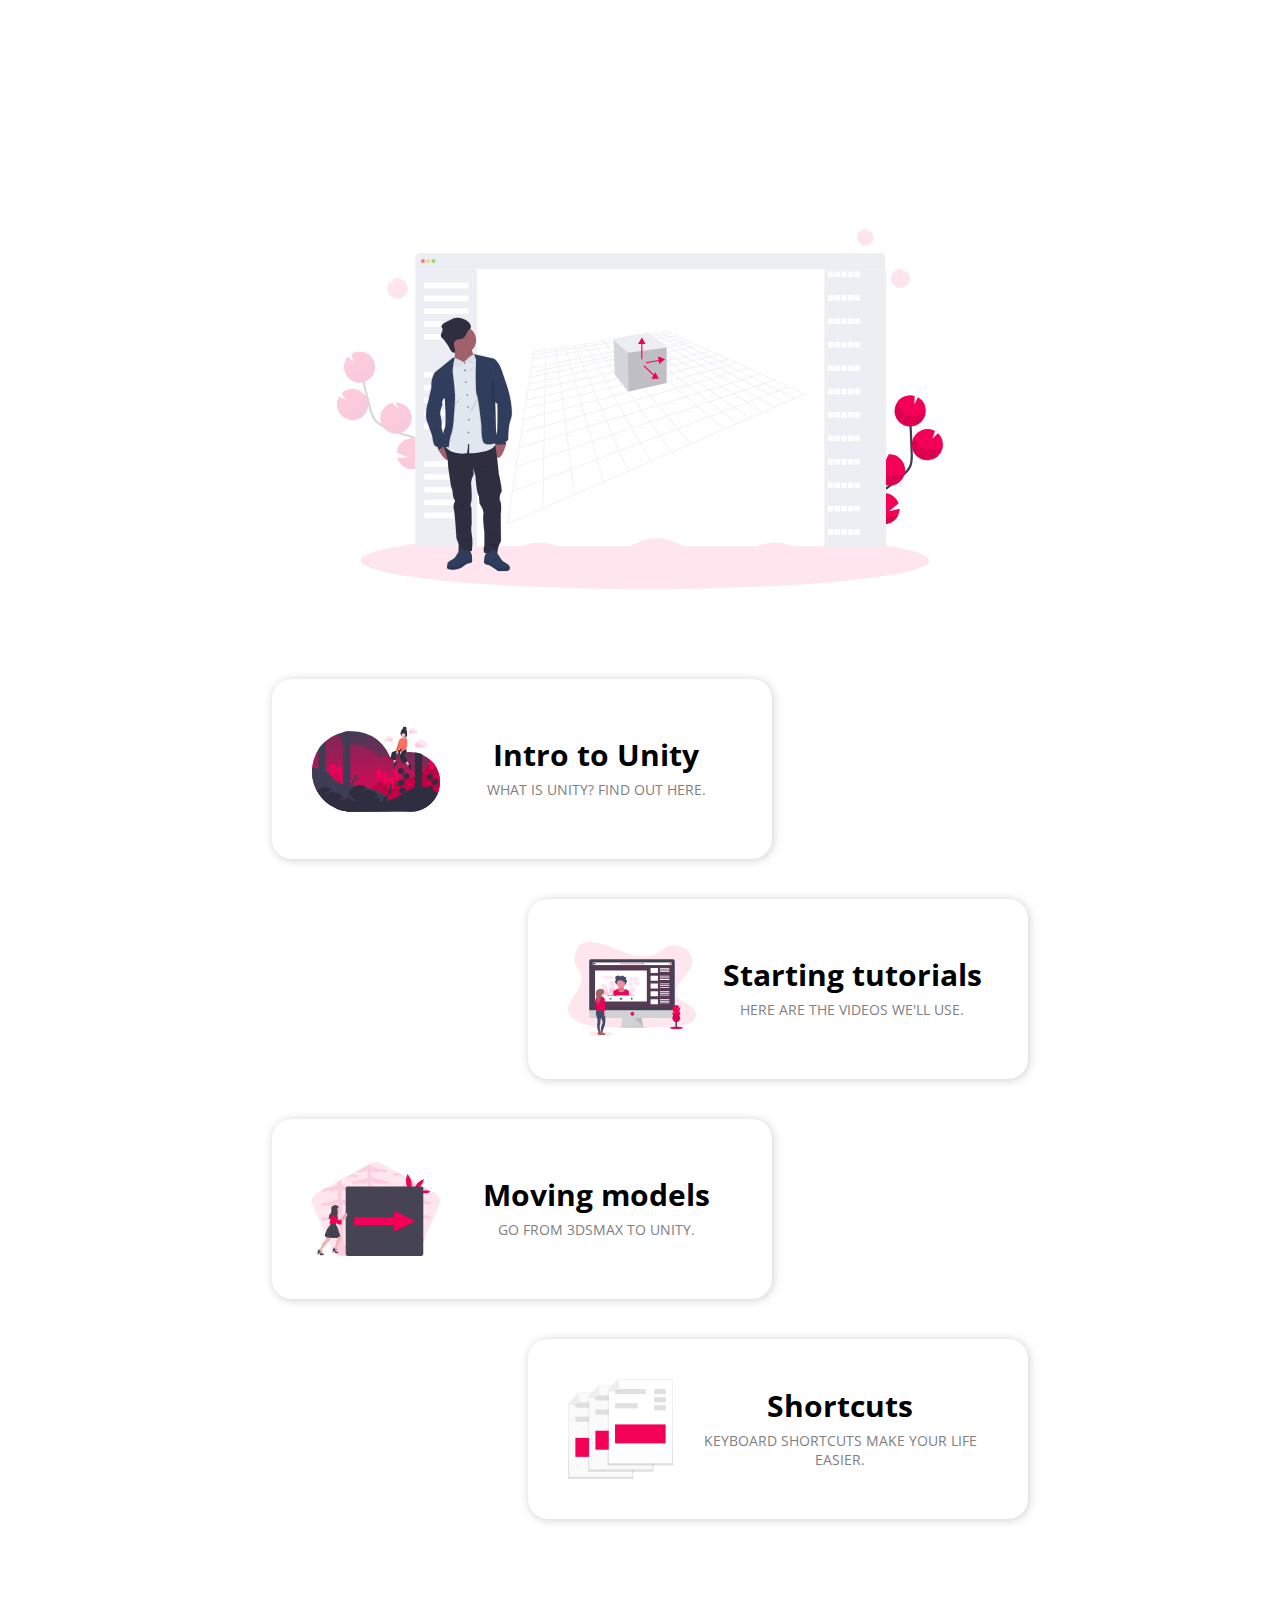
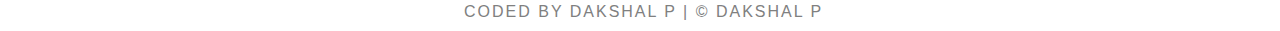
<file: index.html>
<!DOCTYPE html>
<html lang="en">
<head>
    <meta charset="UTF-8">
    <meta name="viewport" content="width=device-width, initial-scale=1.0">
    <title>Unity Guidebook</title>
    <link rel="stylesheet" href="app.css">
    <script async defer src="main.js"></script>
    <link rel="icon" href="images/favicon.svg" type="image/x-icon">
</head>
<body>
    <div class="container">
        <div class="welcome">
            <div class="headers">
                <h1 class="fancy-animate">Getting started with Unity 3D</h1>
                <h3 id="tagline">A guide for our Gaming and Animation classes.<img class="info trigger" src="images/info.png"></h3>
                <!-- Info Symbol Attribution: © 2014 Andreas Kainz &amp; Uri Herrera &amp; Andrew Lake &amp; Marco Martin &amp; Harald Sitter &amp; Jonathan Riddell &amp; Ken Vermette &amp; Aleix Pol &amp; David Faure &amp; Albert Vaca &amp; Luca Beltrame &amp; Gleb Popov &amp; Nuno Pinheiro &amp; Alex Richardson &amp;  Jan Grulich &amp; Bernhard Landauer &amp; Heiko Becker &amp; Volker Krause &amp; David Rosca &amp; Phil Schaf / KDE-->
            </div>
            <img class="img" src="images/modeling.svg" alt="3D Modeling">
        </div>
        <div class="links list stagger">
            <ul>
                <a href="one.html">
                    <li>
                        <img class="thumbnail" src="images/one.svg">
                        <div class="list-text">
                            <h2>Intro to Unity</h2>
                            <p>What is Unity? Find out here.</p>
                        </div>
                    </li>
                </a>
                <a href="two.html">
                    <li>
                        <img class="thumbnail" src="images/two.svg">
                        <div class="list-text">
                            <h2>Starting tutorials</h2>
                            <p>Here are the videos we'll use.</p>
                        </div>
                    </li>
                </a>
                <a href="three.html">
                    <li>
                        <img class="thumbnail" src="images/three.svg">
                        <div class="list-text">
                            <h2>Moving models</h2>
                            <p>Go from 3DSMax to Unity.</p>
                        </div>
                    </li>
                </a>
                <a href="four.html">
                    <li>
                        <img class="thumbnail" src="images/four.svg">
                        <div class="list-text">
                            <h2>Shortcuts</h2>
                            <p>Keyboard shortcuts make your life easier.</p>
                        </div>
                    </li>
                </a>
            </ul>
        </div>
    </div>
    <div id="footer"></div>
    <script defer src="headerfooter.js"></script>
</body>
</html>
</file>
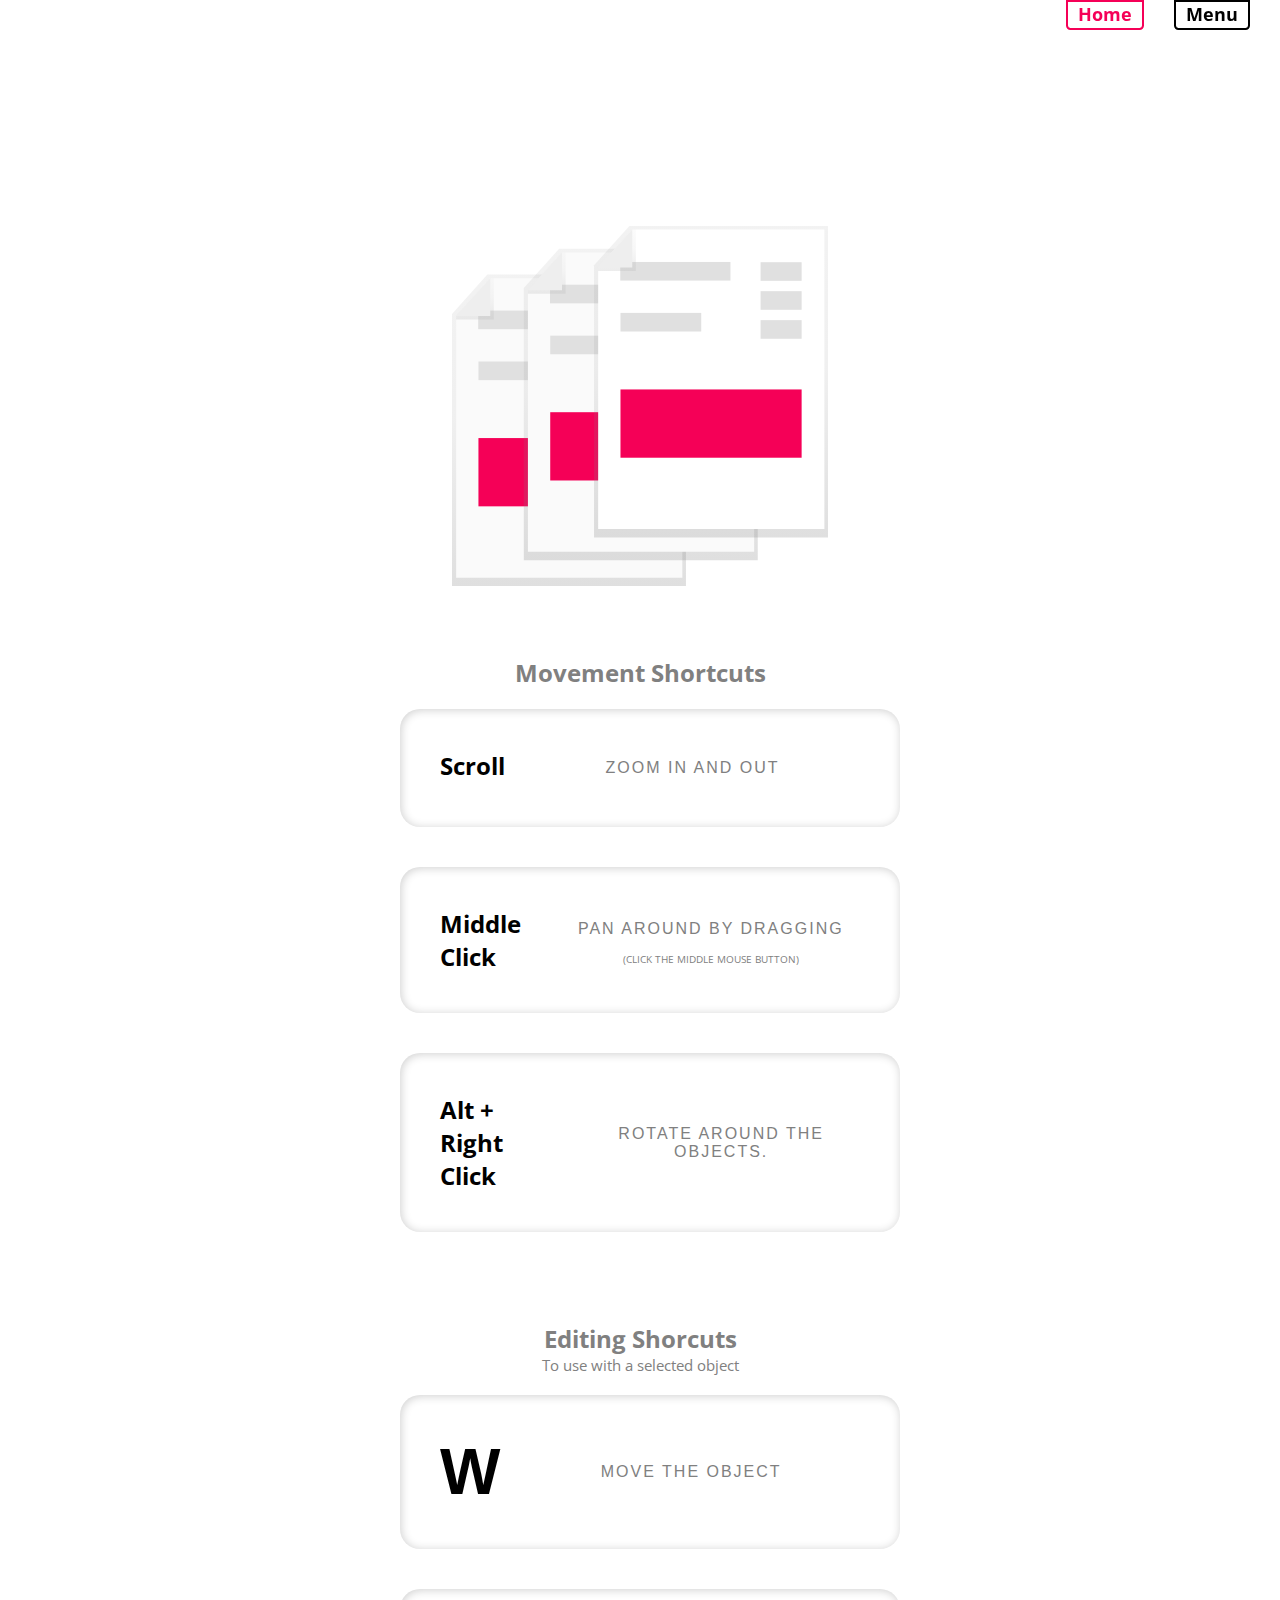
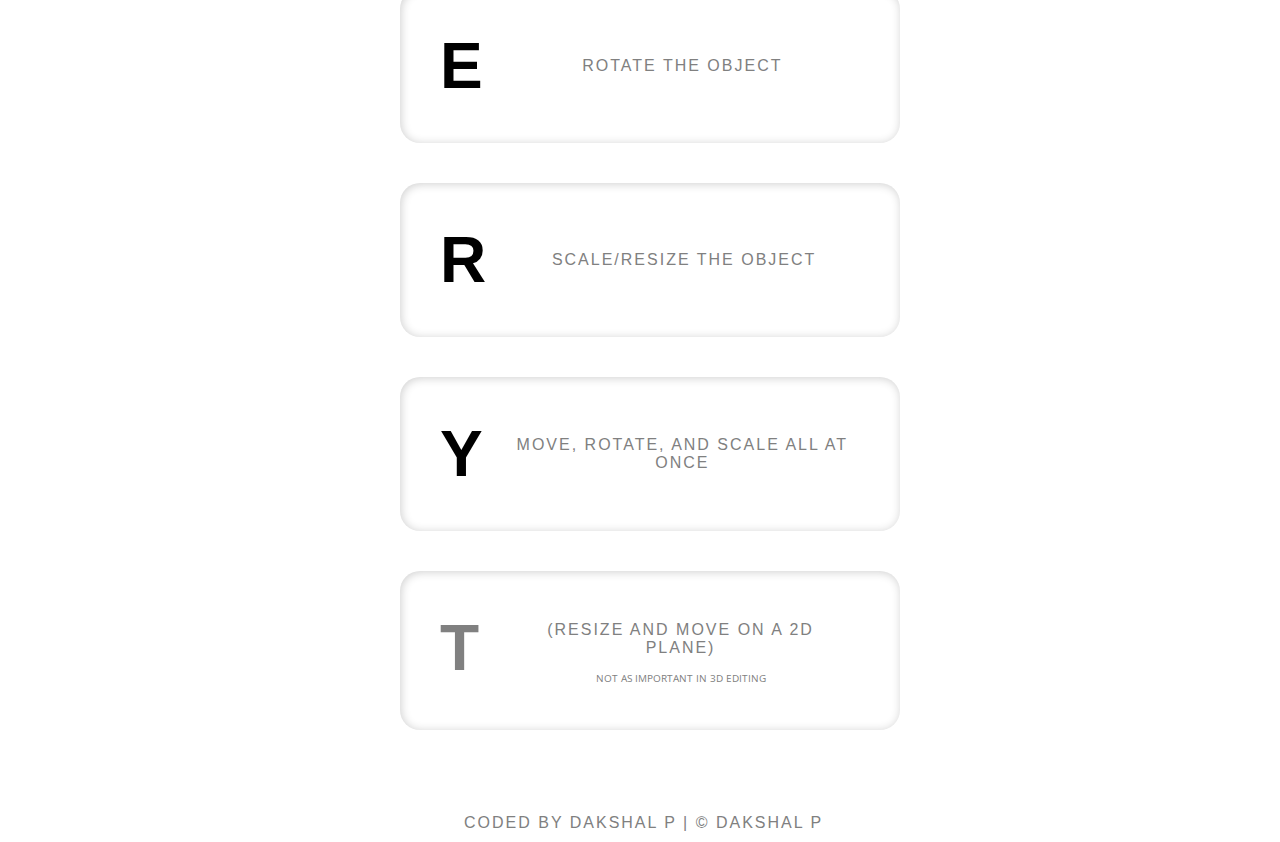
<file: four.html>
<!DOCTYPE html>
<html lang="en">
<head>
    <meta charset="UTF-8">
    <meta name="viewport" content="width=device-width, initial-scale=1.0">
    <title>Unity Guidebook</title>
    <link rel="stylesheet" href="app.css">
    <script async defer src="main.js"></script>
    
    <link rel="icon" href="images/favicon.svg" type="image/x-icon">
</head>
<div id="header"></div>
<body>
    <div class="container">
        <div class="welcome">
            <div class="headers">
                <h1 class="fancy-animate">Shortcuts</h1>
                <h3 id="tagline">Keyboard shortcuts make your life easier.</h3>
            </div>
            <img class="img" src="images/four.svg" alt="Shorcut pages">
        </div>
          <div class="list inset">
            <div class="list-heading">
                <h2>Movement Shortcuts</h2>
            </div>
              <ul>
                  <li>
                    <h2>Scroll</h2>
                    <div class="list-text">
                        <h3>Zoom in and out</h3>
                    </div>
                  </li>
                  <li>
                    <h2>Middle Click</h2>
                    <div class="list-text">
                        <h3>Pan around by dragging</h3>
                        <p>(Click the middle mouse button)</p>
                    </div>
                  </li>
                  <li>
                    <h2>Alt + Right Click</h2>
                    <div class="list-text">
                        <h3>Rotate around the objects.</h3>
                    </div>
                  </li>
              </ul>
          </div>
          <div class="list inset">
                <div class="list-heading">
                    <h2>Editing Shorcuts</h2>
                    <p>To use with a selected object</p>
                </div>
                  <ul>
                      <li>
                        <h1>W</h1>
                        <div class="list-text">
                            <h3>Move the object</h3>
                        </div>
                      </li>
                      <li>
                        <h1>E</h1>
                        <div class="list-text">
                            <h3>Rotate the object</h3>
                        </div>
                      </li>
                      <li>
                        <h1>R</h1>
                        <div class="list-text">
                            <h3>Scale/Resize the object</h3>
                        </div>
                      </li>
                      <li>
                        <h1>Y</h1>
                        <div class="list-text">
                            <h3>Move, rotate, and scale all at once</h3>
                        </div>
                      </li>
                      <li>
                        <h1 style="color:gray;">T</h1>
                        <div class="list-text">
                            <h3>(Resize and move on a 2D Plane)</h3>
                            <p>Not as important in 3D editing</p>
                        </div>
                      </li>
                  </ul>
              </div>
    </div>
    <div id="footer"></div>
    <script defer src="headerfooter.js"></script>
</body>
</file>
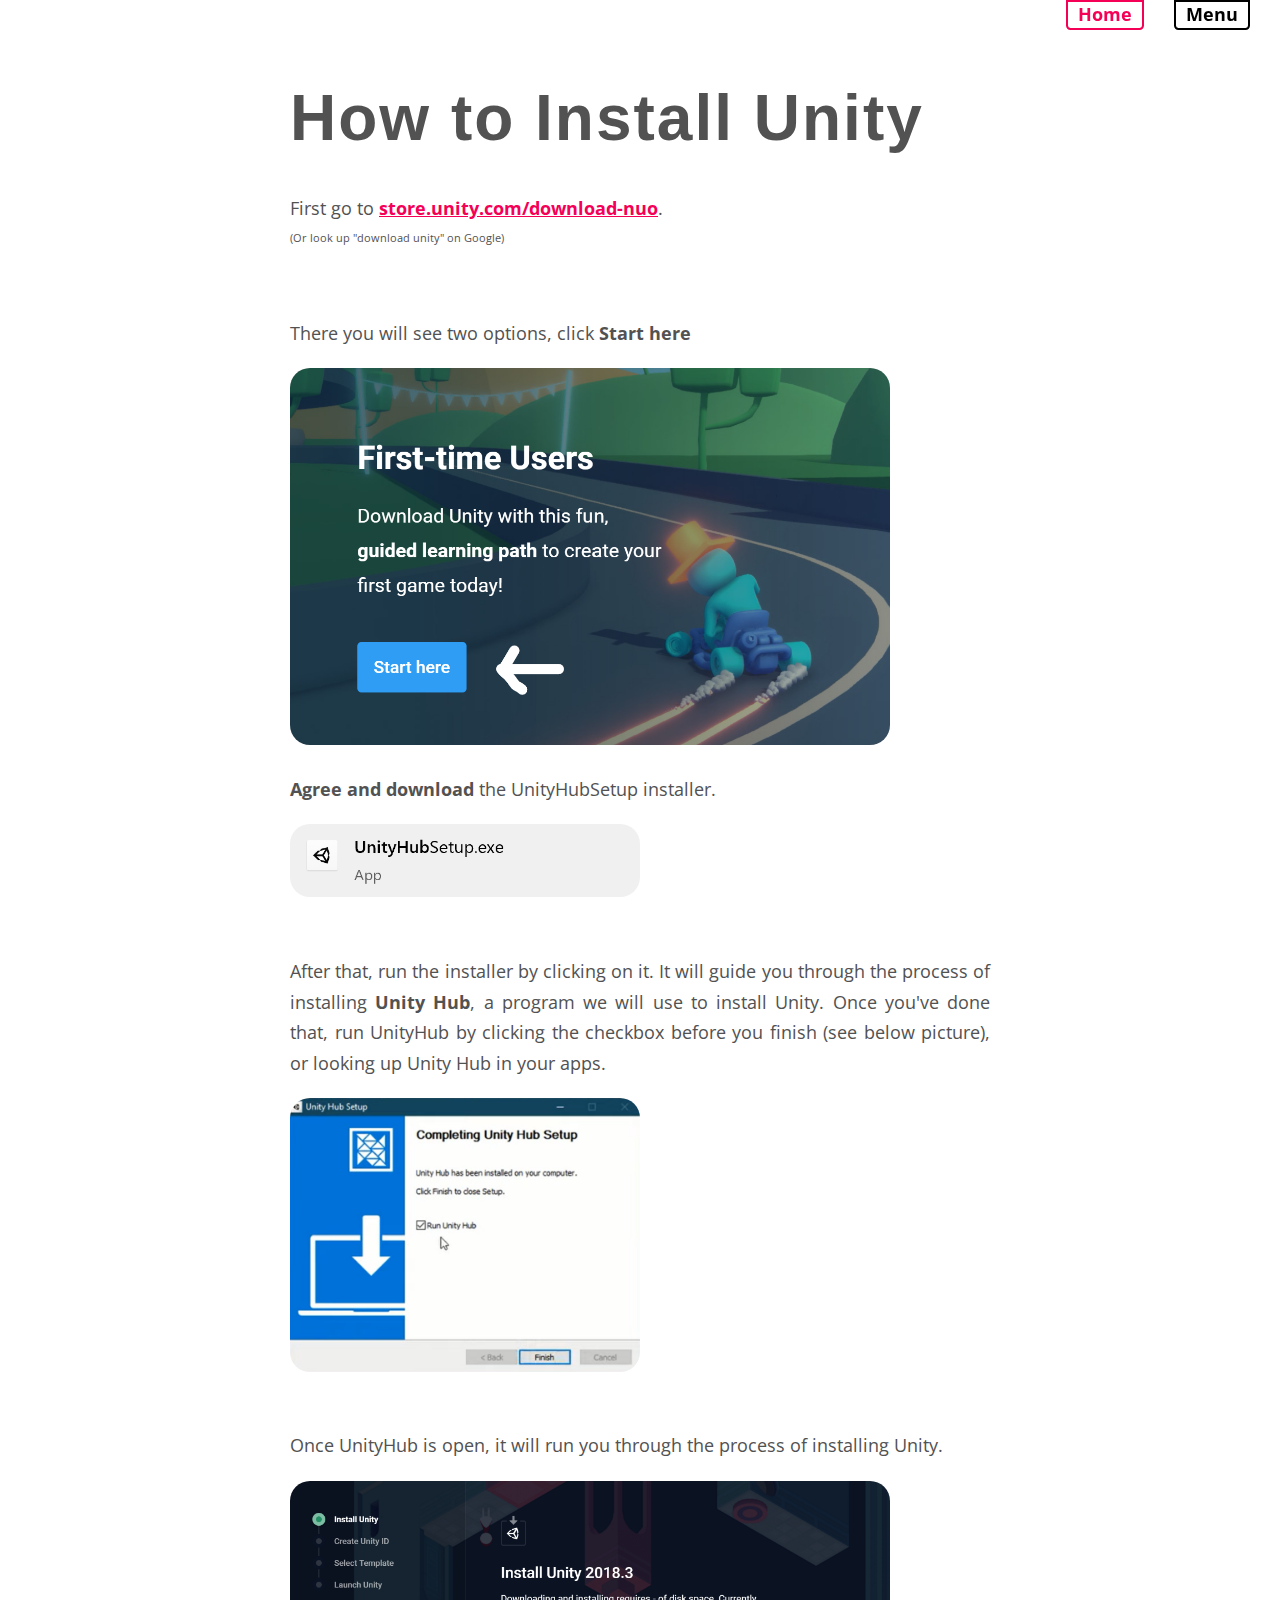
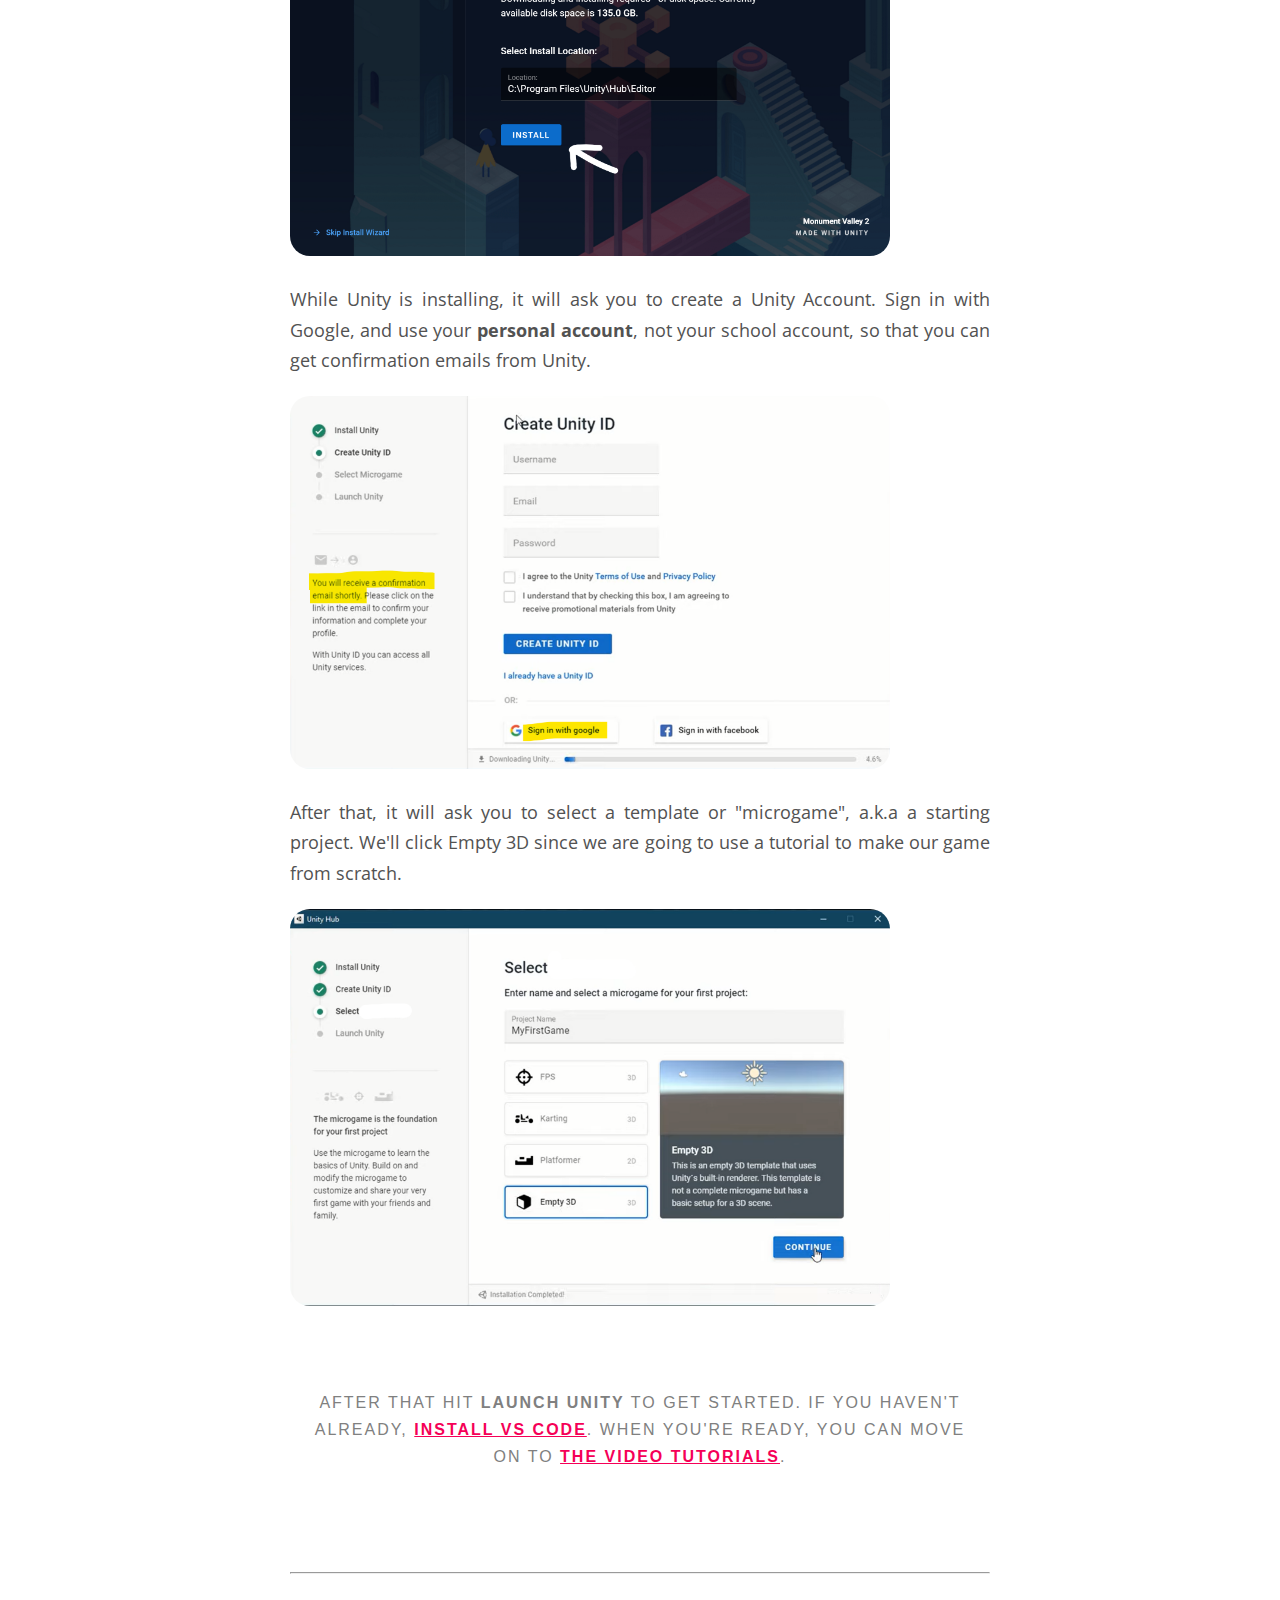
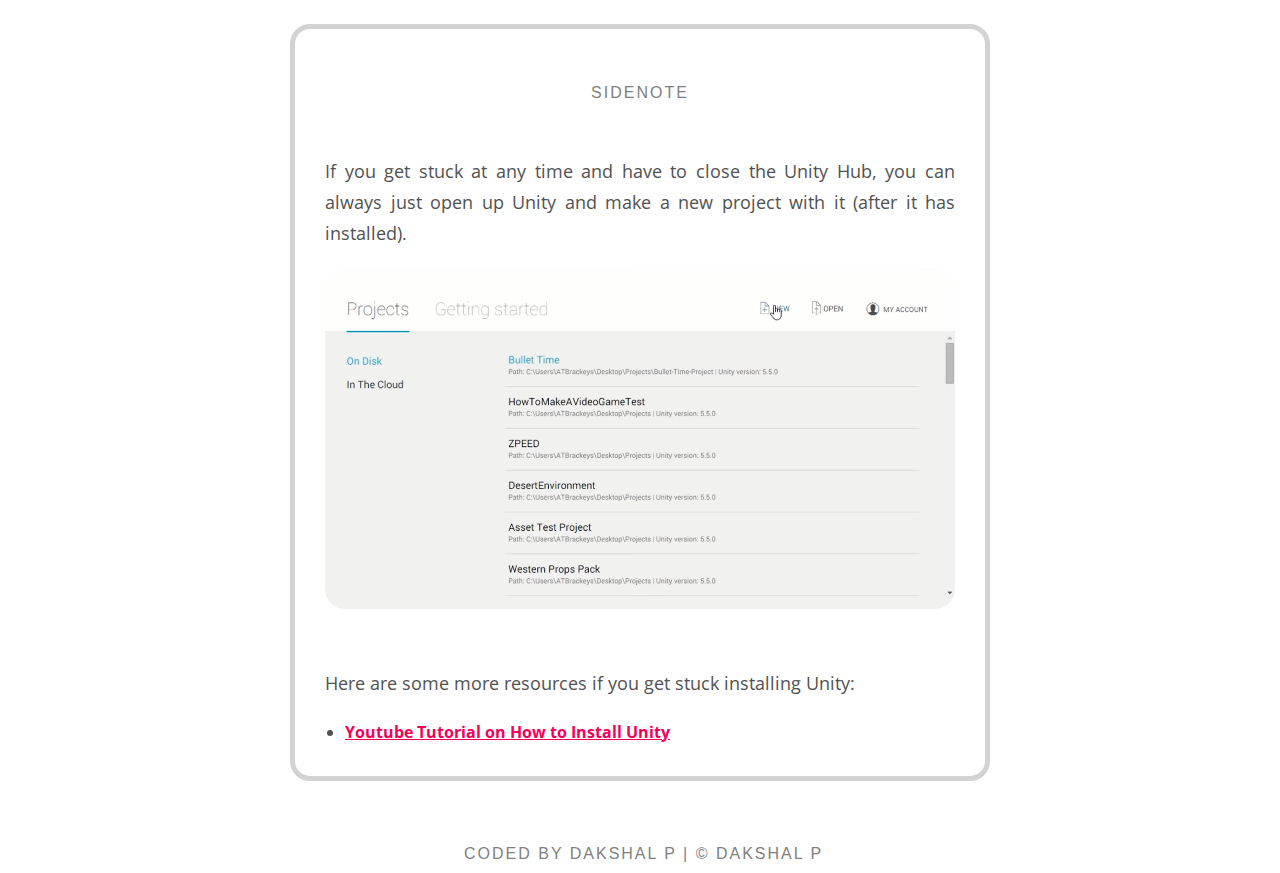
<file: installUnity.html>
<!DOCTYPE html>
<html lang="en">
<head>
    <meta charset="UTF-8">
    <meta name="viewport" content="width=device-width, initial-scale=1.0">
    <title>How to Install Unity</title>
    <link rel="stylesheet" href="app.css">
    <script async defer src="main.js"></script>
    <link rel="icon" href="images/favicon.svg" type="image/x-icon">
</head>
<div id="header"></div>
<body>
    <div class="container">
        <div class="main-content">
            <h1>How to Install Unity</h1>
            <p>First go to <a target="_blank" href="https://store.unity.com/download-nuo">store.unity.com/download-nuo</a>.
                <p style="margin-top: 0; font-size: 0.7em; display: inline-block">(Or look up "download unity" on Google)</p>
            </p>

            <br>
            <p>There you will see two options, click <strong>Start here</strong></p>
            <img class="medium" src="images/install_guide/start_here.png" alt="start here">
            <p><strong>Agree and download</strong> the UnityHubSetup installer.</p>
            <img class="small" src="images/install_guide/hub_setup.png">

            <p><br>After that, run the installer by clicking on it. It will guide you through the process of installing <strong>Unity Hub</strong>, a program we will use to install Unity.
            Once you've done that, run UnityHub by clicking the checkbox before you finish (see below picture), or looking up Unity Hub in your apps.
            </p>
            <img class="small" src="images/install_guide/hub_setup_2.png" alt="click the run unity checkbox">

            <p><br>Once UnityHub is open, it will run you through the process of installing Unity.</p>
            <img class="medium" src="images/install_guide/hub_run.png">
            <p>While Unity is installing, it will ask you to create a Unity Account. Sign in with Google, and use your <strong>personal account</strong>, not your school account, so that you can get confirmation emails from Unity.</p>
            <img class="medium" src="images/install_guide/hub_run_2.png">
            <p>After that, it will ask you to select a template or "microgame", a.k.a a starting project. We'll click Empty 3D since we are going to use a tutorial to make our game from scratch.</p>
            <img class="medium" src="images/install_guide/hub_run_3.png">
            

            <h3><br><br> After that hit <strong>Launch unity</strong> to get started. If you haven't already, <a href="installVsCode.html">Install Vs Code</a>. When you're ready, you can move on to <a href="two.html">the video tutorials</a>.</h3>

            <p><br><br></p>
            <hr>
            <div class="note">
                <h3>Sidenote</h3>
                <p><br>If you get stuck at any time and have to close the Unity Hub, you can always just open up Unity and make a new project with it (after it has installed).</p>
                <img src="images/install_guide/unity_open_new.png">
                <p><br> Here are some more resources if you get stuck installing Unity: </p>
                <ul>
                <li><a href="https://www.youtube.com/watch?v=KMuMhA6Lk0I&t=465s">Youtube Tutorial on How to Install Unity</a></li>
                </ul>
            </div>
        </div>
    </div>
    <div id="footer"></div>
    <script defer src="headerfooter.js"></script>
</body>
</file>
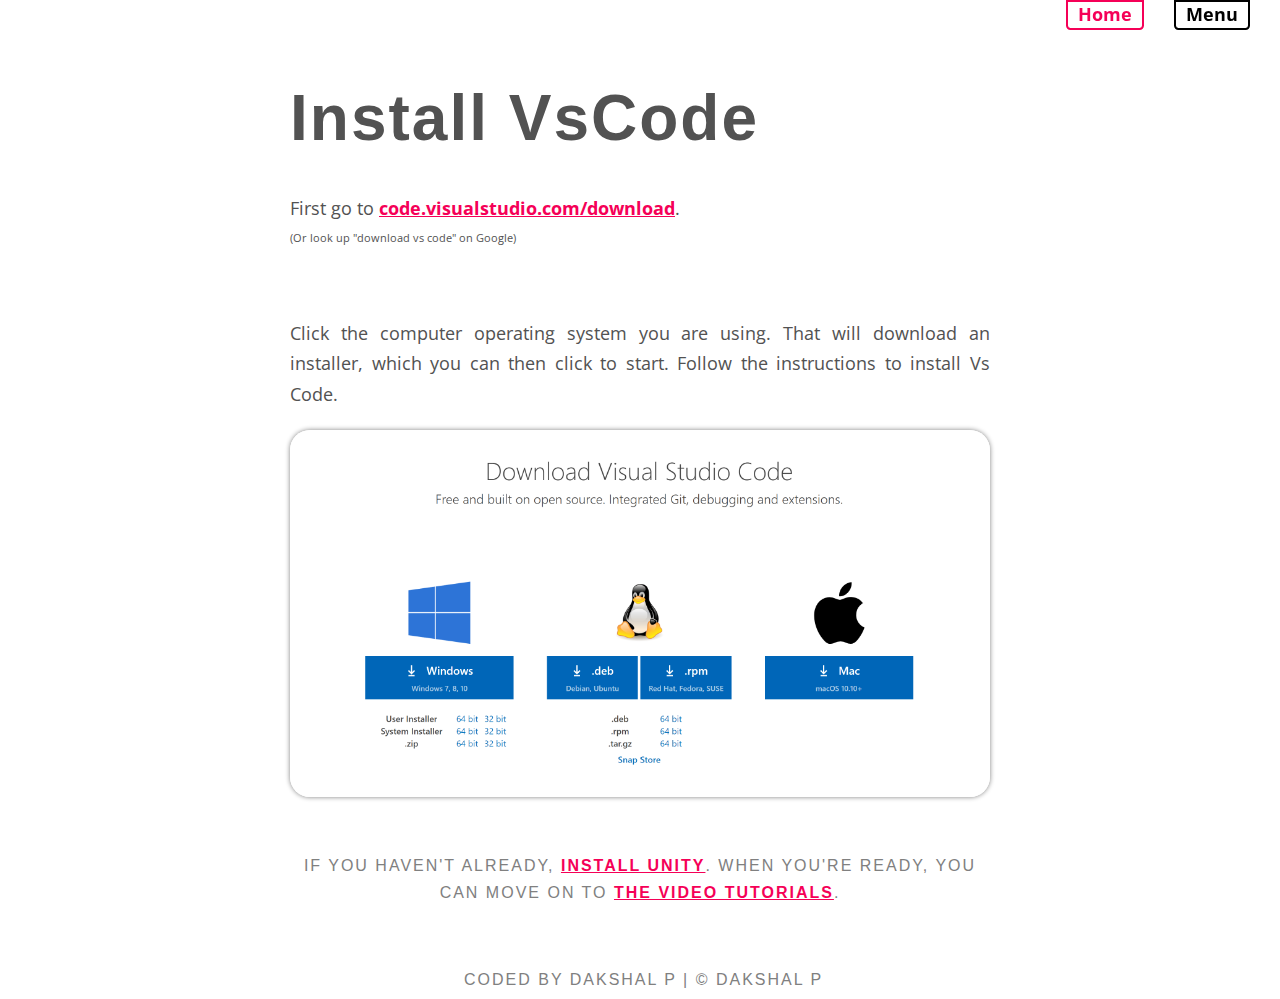
<file: installVsCode.html>
<!DOCTYPE html>
<html lang="en">
<head>
    <meta charset="UTF-8">
    <meta name="viewport" content="width=device-width, initial-scale=1.0">
    <title>How to Install Vs Code</title>
    <link rel="stylesheet" href="app.css">
    <script async defer src="main.js"></script>
    <link rel="icon" href="images/favicon.svg" type="image/x-icon">
</head>
<div id="header"></div>
<body>
    <div class="container">
        <div class="main-content">
            <h1>Install VsCode</h1>
            <p>First go to <a target="_blank" href="https://code.visualstudio.com/download">code.visualstudio.com/download</a>.
                <p style="margin-top: 0; font-size: 0.7em; display: inline-block">(Or look up "download vs code" on Google)</p>
            </p>

            <br>
            <p>Click the computer operating system you are using. That will download an installer, which you can then click to start. Follow the instructions to install Vs Code.</p>
            <img style="box-shadow: 0 0 5px gray" src="images/install_guide/visual_studio_download_page.png">

            <h3><br>If you haven't already, <a href="installUnity.html">Install Unity</a>. When you're ready, you can move on to <a href="two.html">the video tutorials</a>.</h3>
        </div>
    </div>
    <div id="footer"></div>
    <script defer src="headerfooter.js"></script>
</body>
</file>
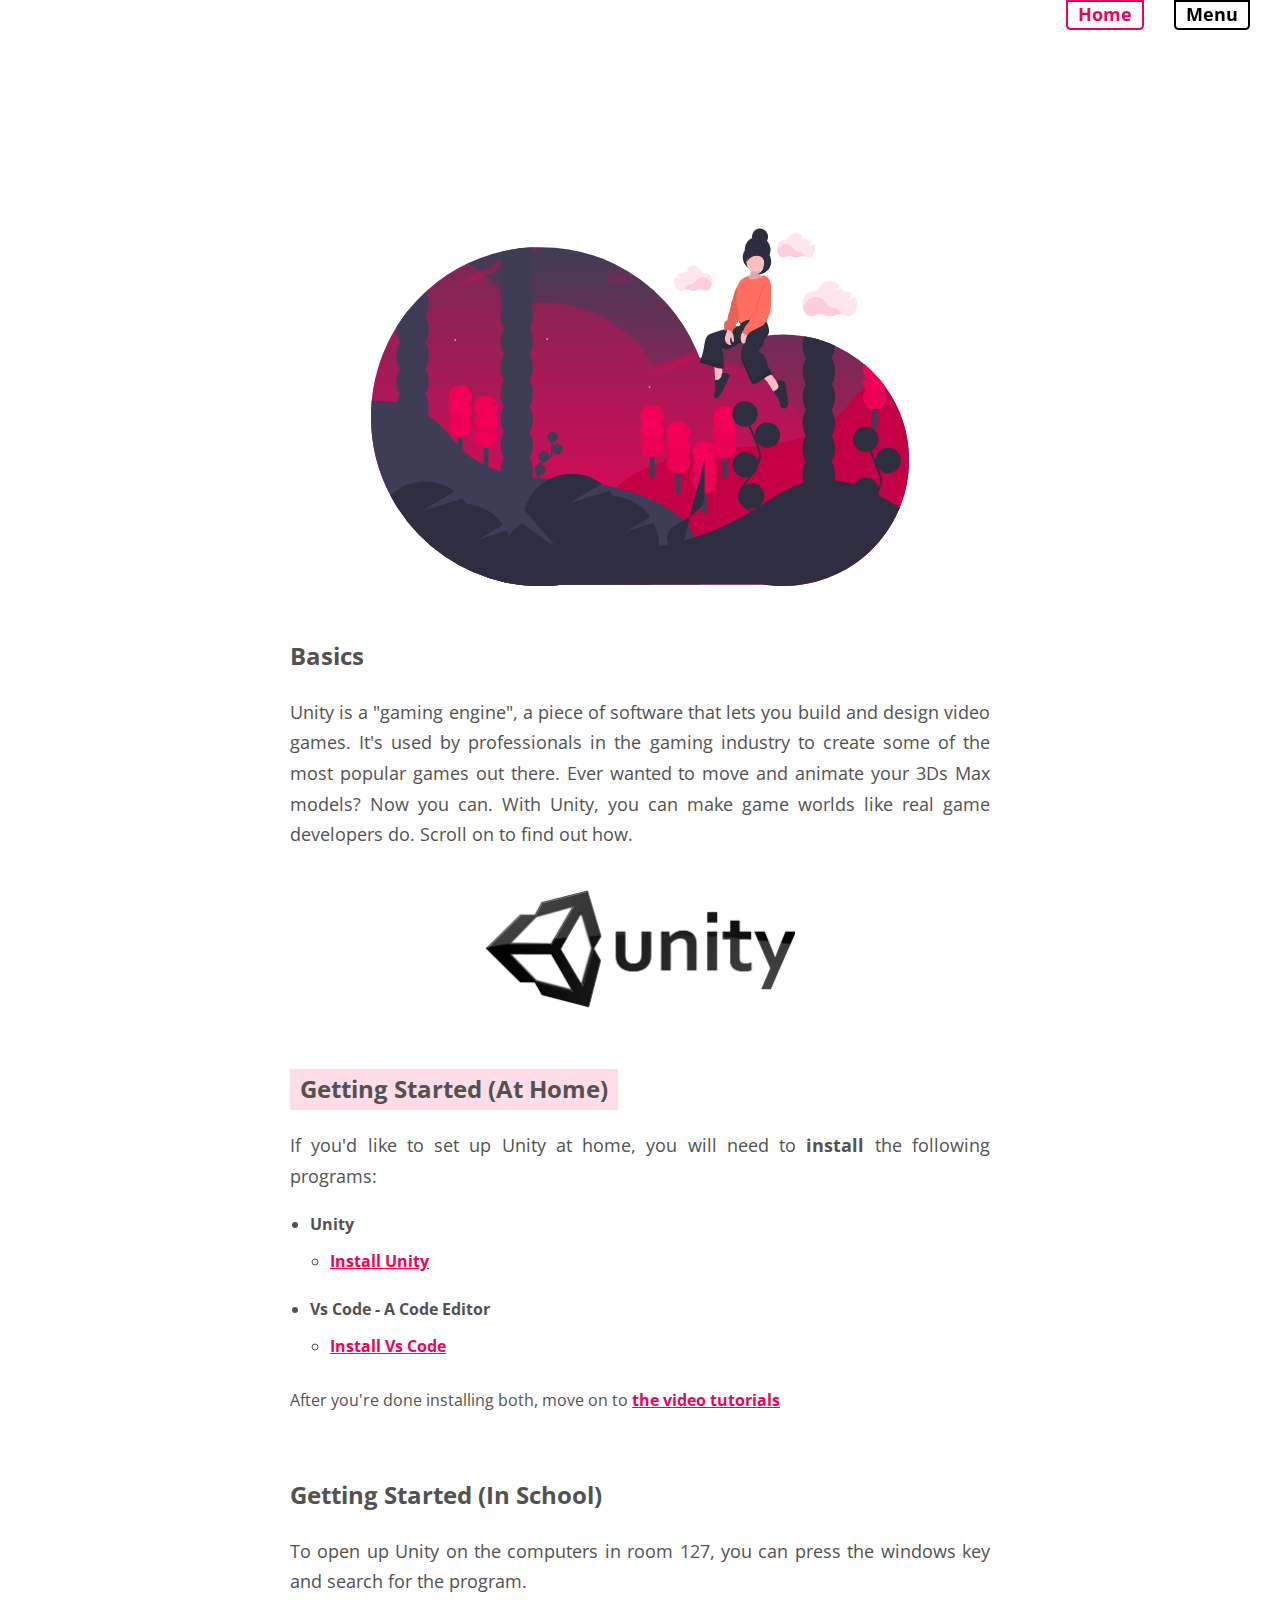
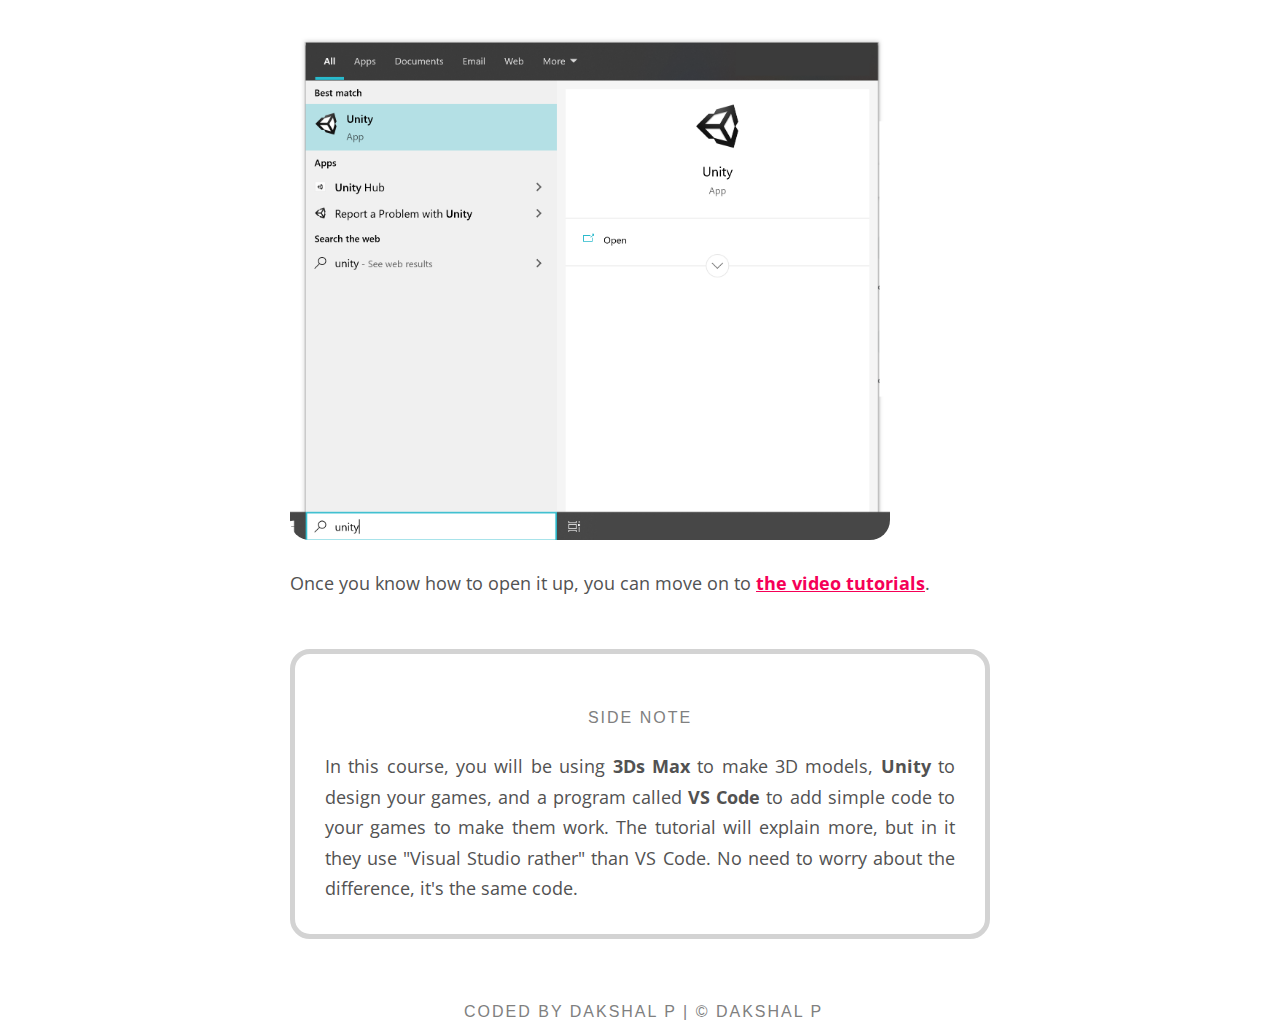
<file: one.html>
<!DOCTYPE html>
<html lang="en">
<head>
    <meta charset="UTF-8">
    <meta name="viewport" content="width=device-width, initial-scale=1.0">
    <title>Unity Guidebook</title>
    <link rel="stylesheet" href="app.css">
    <script async defer src="main.js"></script>
    <link rel="icon" href="images/favicon.svg" type="image/x-icon">
</head>
<div id="header"></div>
<body>
    <div class="container">
        <div class="welcome">
            <div class="headers">
                <h1 class="fancy-animate">Intro to Unity</h1>
                <h3 id="tagline">What is Unity? Find out here.</h3>
            </div>
            <img class="img" src="images/one.svg" alt="Discovery of a game world">
        </div>
        <div class="main-content">
            <h2>Basics</h2>
            <p>
                Unity is a "gaming engine", a piece of software that lets you build and design video games.
                It's used by professionals in the gaming industry to create some of the most popular games out there. Ever wanted to move and animate your 3Ds Max models? Now you can. With Unity, you can make game worlds like real game developers do.
                Scroll on to find out how.
            </p>
            <img class="small center" style="padding: 20px;" src="images/one/unity_logo.png">
            <!-- At home -->
            <h2 class="highlight">Getting Started (At Home)</h2>
            <p>
                If you'd like to set up Unity at home, you will need to <strong>install</strong> the following programs:
                <ul>
                    <li><strong>Unity</strong></li>
                    <ul>
                        <li><a href="installUnity.html">Install Unity</a></li>
                    </ul>
                    <li><strong>Vs Code - A Code Editor</strong></li>
                    <ul>
                        <li><a href="installVsCode.html">Install Vs Code</a></li>
                    </ul>
                </ul>
                <br>After you're done installing both, move on to <a href="two.html">the video tutorials</a>
            </p>
            <!-- In school -->
            <h2><br>Getting Started (In School)</h2>
            <p>
                To open up Unity on the computers in room 127, you can press the windows key and search for the program.
            </p>
            <img src="images/one/unity_search.png" alt="Searching for Unity" class="medium">
            <p>
                Once you know how to open it up, you can move on to <a href="two.html">the video tutorials</a>.
            </p>
            <div class="note">
                <h3>Side Note</h3>
                <p>
                    In this course, you will be using <strong>3Ds Max</strong> to make 
                    3D models, <strong>Unity</strong> to design your games, 
                    and a program called <strong>VS Code</strong> to add simple code to your games to make them work. 
                    The tutorial will explain more, but in it they use "Visual Studio rather" than VS Code. No need to worry about the difference, 
                    it's the same code.
                </p>
            </div>
        </div>
    </div>
    <div id="footer"></div>
    <script defer src="headerfooter.js"></script>
</body>
</file>
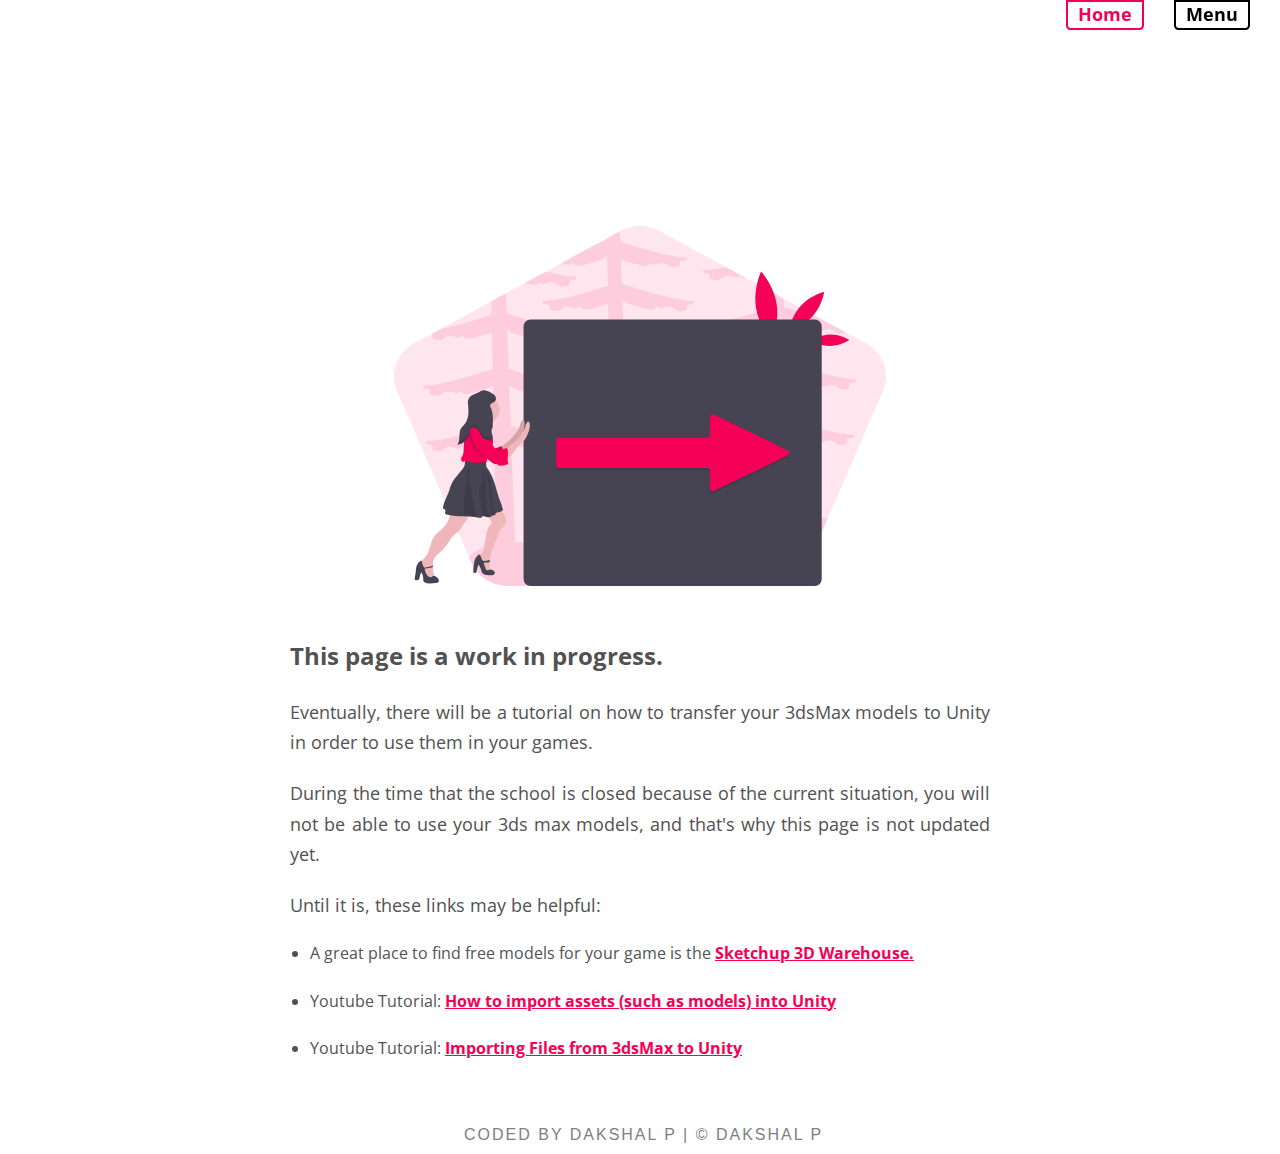
<file: three.html>
<!DOCTYPE html>
<html lang="en">
<head>
    <meta charset="UTF-8">
    <meta name="viewport" content="width=device-width, initial-scale=1.0">
    <title>Unity Guidebook</title>
    <link rel="stylesheet" href="app.css">
    <script async defer src="main.js"></script>
    <link rel="icon" href="images/favicon.svg" type="image/x-icon">
</head>
<div id="header"></div>
<body>
    <div class="container">
        <div class="welcome">
            <div class="headers">
                <h1 class="fancy-animate">Moving models</h1>
                <h3 id="tagline">Go from 3DSMax to Unity.</h3>
            </div>
            <img class="img" src="images/three.svg" alt="Shorcut pages">
        </div>
        <div class="main-content">
            <h2>This page is a work in progress.</h2>
            <p>Eventually, there will be a tutorial on how to transfer your 3dsMax models to Unity in order to use them in your games.</p>
            <p>During the time that the school is closed because of the current situation, you will not be able to use your 3ds max models, and that's why this page is not updated yet.</p>
            <p>Until it is, these links may be helpful:</p>
            <ul>
                <li>A great place to find free models for your game is the <a target="_blank" href="https://3dwarehouse.sketchup.com">Sketchup 3D Warehouse.</a></li>
                <li>Youtube Tutorial: <a href="https://www.youtube.com/watch?v=FMHmQNmGZzA&t=513s">How to import assets (such as models) into Unity</a></li>
                <li>Youtube Tutorial: <a href="https://www.youtube.com/watch?v=KqAn-iZmx1o">Importing Files from 3dsMax to Unity</a></li>
            </ul>
        </div>
    </div>
    <div id="footer"></div>
    <script defer src="headerfooter.js"></script>
</body>
</file>
<file: app.css>
@import url('https://fonts.googleapis.com/css?family=Open+Sans|Lato&display=swap');
/* Theme color: f50057 */
* {
    margin: 0;
    padding: 0;
    box-sizing: border-box;
}
body {
    font-family: 'Open Sans', sans-serif;
    overflow-x: hidden;
}

p {
    font-size: 18px;
}

a {
    color: #f50057;
    font-weight: bold;
}

h1, h3 {
    font-family: Helvetica, serif;
    letter-spacing: 2px;
    font-weight: 400;
}

h1 {
    font-size: 4em;
    font-weight: 700;
}
h3 {
    font-size: 1em;
    text-transform: uppercase;
    color: gray;
}
h4 {
    font-size: 1em;
    color: gray;
    font-weight: 400;
    text-transform: uppercase;
}

.main-content {
    margin: 50px auto;
    max-width: 700px;
    line-height: 1.7;
    text-align: justify;
    color: rgb(82, 82, 82);
    font-weight: 400;
}
.main-content img {
    max-width: 100%;
    border-radius: 20px;
}
.main-content .highlight {
    display: inline-block;
    background-color: #f5005623;
    padding: 0px 10px;
}
.main-content * {
    margin-top: 20px;
}
.main-content ul ul {
    margin-top: 0px;
}
.main-content ul ul li {
    margin-top: 10px;;
}



.info {
    width: 17px;
    display: inline-block;
    cursor: pointer;
}

span {
    opacity:0;
    display: inline-block;
}
span.space {
    width: 20px;
    white-space: pre;
}

#tagline {
    opacity: 0;
}

.popFade {
    animation-duration: 0.7s;
    animation-name: popFade;
    animation-fill-mode: forwards;
}
.fadeInUp {
    animation: fadeInUp 2s 0.5s forwards;
}

@keyframes popFade {
    from {
        transform: translateY(70px);
        opacity: 0;
    }
    20% {
        transform: translateY(-70px);
    }
    to {
        transform: translateY(0px);
        opacity: 1;
    }
}
@keyframes fadeInUp {
    from {
      opacity: 0;
      -webkit-transform: translate3d(0, 100%, 0);
      transform: translate3d(0, 100%, 0);
    }
    to {
      opacity: 1;
      -webkit-transform: translate3d(0, 0, 0);
      transform: translate3d(0, 0, 0);
    }
  }


.container {
    margin: 5vw;
    display: block;
}

.welcome {
    display: flex;
    flex-direction: column;
    align-items: center;
}
.welcome h1, h3, h4 {
    margin: 10px;
    text-align: center;
}
.headers {
    margin: 20px;
}

ul {
    margin-left: 20px;
}

.list {
    margin-top: 70px;
}
.list ul {
    display: flex;
    flex-direction: column;
    align-items: center;
    list-style-type: none;
    padding: 0;
}
.list ul li {
    padding: 40px;
    margin: 20px;
    width: 50vw;
    max-width: 500px;
    border-radius: 20px;
    transition: all 1s;
    box-shadow: 1px 1px 10px #cfcfcf;
    display: flex;
    flex-direction: row;
}
.list.inset ul li {
    box-shadow: inset 1px 1px 10px #cfcfcf;
}
.links ul li:hover {
    transform: scale(1.05);
    box-shadow: 1px 1px 10px #f50057; 
}
.links.inset ul li:hover {
    transform: scale(0.98);
    box-shadow: inset 1px 1px 10px #f50057; 
}
.links ul li:active {
    transform: scale(1.01);
    color: #f50057;
    transition: box-shadow 0.2s;
    box-shadow: 1px 1px 1px 2px #f50057;
}
.links ul a {
    color: black;
    text-decoration: none;
    font-size: 1.5em;
    font-weight: 700;
}
.list-heading {
    text-align: center;
    font-weight: 400;
    color: gray;
    font-size: 16px;
}
.list-heading p {
    font-size: 15px;
}
.list-text {
    margin-left: 20px;
    width: 100%;
    display: flex;
    flex-direction: column;
    justify-content: center;
    align-items: center;
    text-align: center;
}
.list-text h2 {
    display: inline-block;
    font-size: 1.25em;
}
.list-text p {
    color: gray;
    font-size: 0.6em;
    font-weight: 400;
    text-transform: uppercase;
    margin: 5px 0;
}
.stagger a:nth-child(even) {
    margin-left: 20vw;
}
.stagger a:nth-child(odd) {
    margin-right: 20vw;
}

/* Image styles */
.img {
    max-width: 100%;
    height: 40vh;
}
.thumbnail {
    max-width: 50%;
    width: 10vw;
    height: 100px;
}
.small {
    width: 350px;
}
.medium {
    width: 600px;
}
.center {
    display: block;
    margin: 20px auto;
}

.modal {
    height: 200px;
    width: 400px;
    z-index: 1;
    position: absolute;
    top: 50%;
}

#header {
    width: 100vw;
    z-index: 1;
    position: fixed;
    top: 0;
    display: flex;
    height: 30px;
    font-size: 1.1em;
    justify-content: flex-end;
}
#header .home, .menu {
    margin-right: 30px;
    text-decoration: none;
    padding: 0 10px;
    display:inline-block;
    text-align: center;
    cursor: pointer;
    border-bottom-left-radius: 0.25em;
    border-bottom-right-radius: 0.25em;
    background-color: white;
    font-weight: 700;
    color: #f50057;
    border: 2px solid #f50057;
    transition: background-color 0.5s, color 0.5s;
}
#header a.home:hover {
    color: white;
    background-color: #f50057;
}
#header a.menu {
    color: black;
    background-color:white;
    border: 2px solid black;
}
#header a.menu:hover {
    color: white;
    background-color: black;
}

#footer {
    width: 99vw;
    margin: 10px;
    color:gray; 
    text-align:center; 
    display: block;
}

.note {
    margin-top: 50px;
    margin-bottom: 50px;
    padding: 30px;
    border: 5px solid lightgray;
    border-radius: 20px;
}

@media only screen and (max-width: 600px) {
    .list-text {
        margin: 0;
    }
    .thumbnail {
        display: none;
    }
    #header {
        justify-content: center;
    }
    #header .home, .menu {
        margin: 0 10px;
    }
    .sidenav {
        max-width: 100%;
    }
}

/* Modal */

.modal {
    position: fixed;
    left: 0;
    top: 0;
    width: 100%;
    height: 100%;
    background-color: #00000067;
    opacity: 0;
    visibility: hidden;
    transform: scale(1.1);
    transition: visibility 0s linear 0.25s, opacity 0.25s 0s, transform 0.25s;
}
.modal-content {
    text-align: center;
    position: absolute;
    top: 50%;
    left: 50%;
    transform: translate(-50%, -50%);
    background-color: white;
    padding: 1rem 1.5rem;
    width: 24rem;
    border-radius: 0.5rem;
}
.close-button {
    width: 200px;
    margin: 10px 20px;
    display:inline-block;
    padding: 0.5rem;
    line-height: 1.5rem;
    text-align: center;
    cursor: pointer;
    border-radius: 0.25rem;
    color: white;
    font-weight: 700;
    background-color: #f50057;
}
.modal-content h3 {
    margin: 10px;
}
.close-button:hover {
    background-color: #e2004f;
}
.show-modal {
    opacity: 1;
    visibility: visible;
    transform: scale(1.0);
    transition: visibility 0s linear 0s, opacity 0.25s 0s, transform 0.25s;
}

/* Sidenav from w3schools*/

/* The side navigation menu */
.sidenav {
    height: 0; /* 0 height - change this with JavaScript */
    width: 560px; 
    position: fixed; /* Stay in place */
    z-index: 1; /* Stay on top */
    top: 0; /* Stay at the top */
    right: 0;
    background-color: white; /* Black*/
    overflow-x: hidden; /* Disable horizontal scroll */
    transition: 0.2s; /* 0.5 second transition effect to slide in the sidenav */
    box-shadow: 5px 2px 20px 0px black;
  }
  
  /* Position and style the close button (top right corner) */
  .sidenav .closebtn {
    position: absolute;
    top: 0;
    right: 0;
    margin-right: 15px;
    margin-left: 50px;
    line-height: 1;
    padding: 5px 10px;
    cursor: pointer;
  }
</file>
